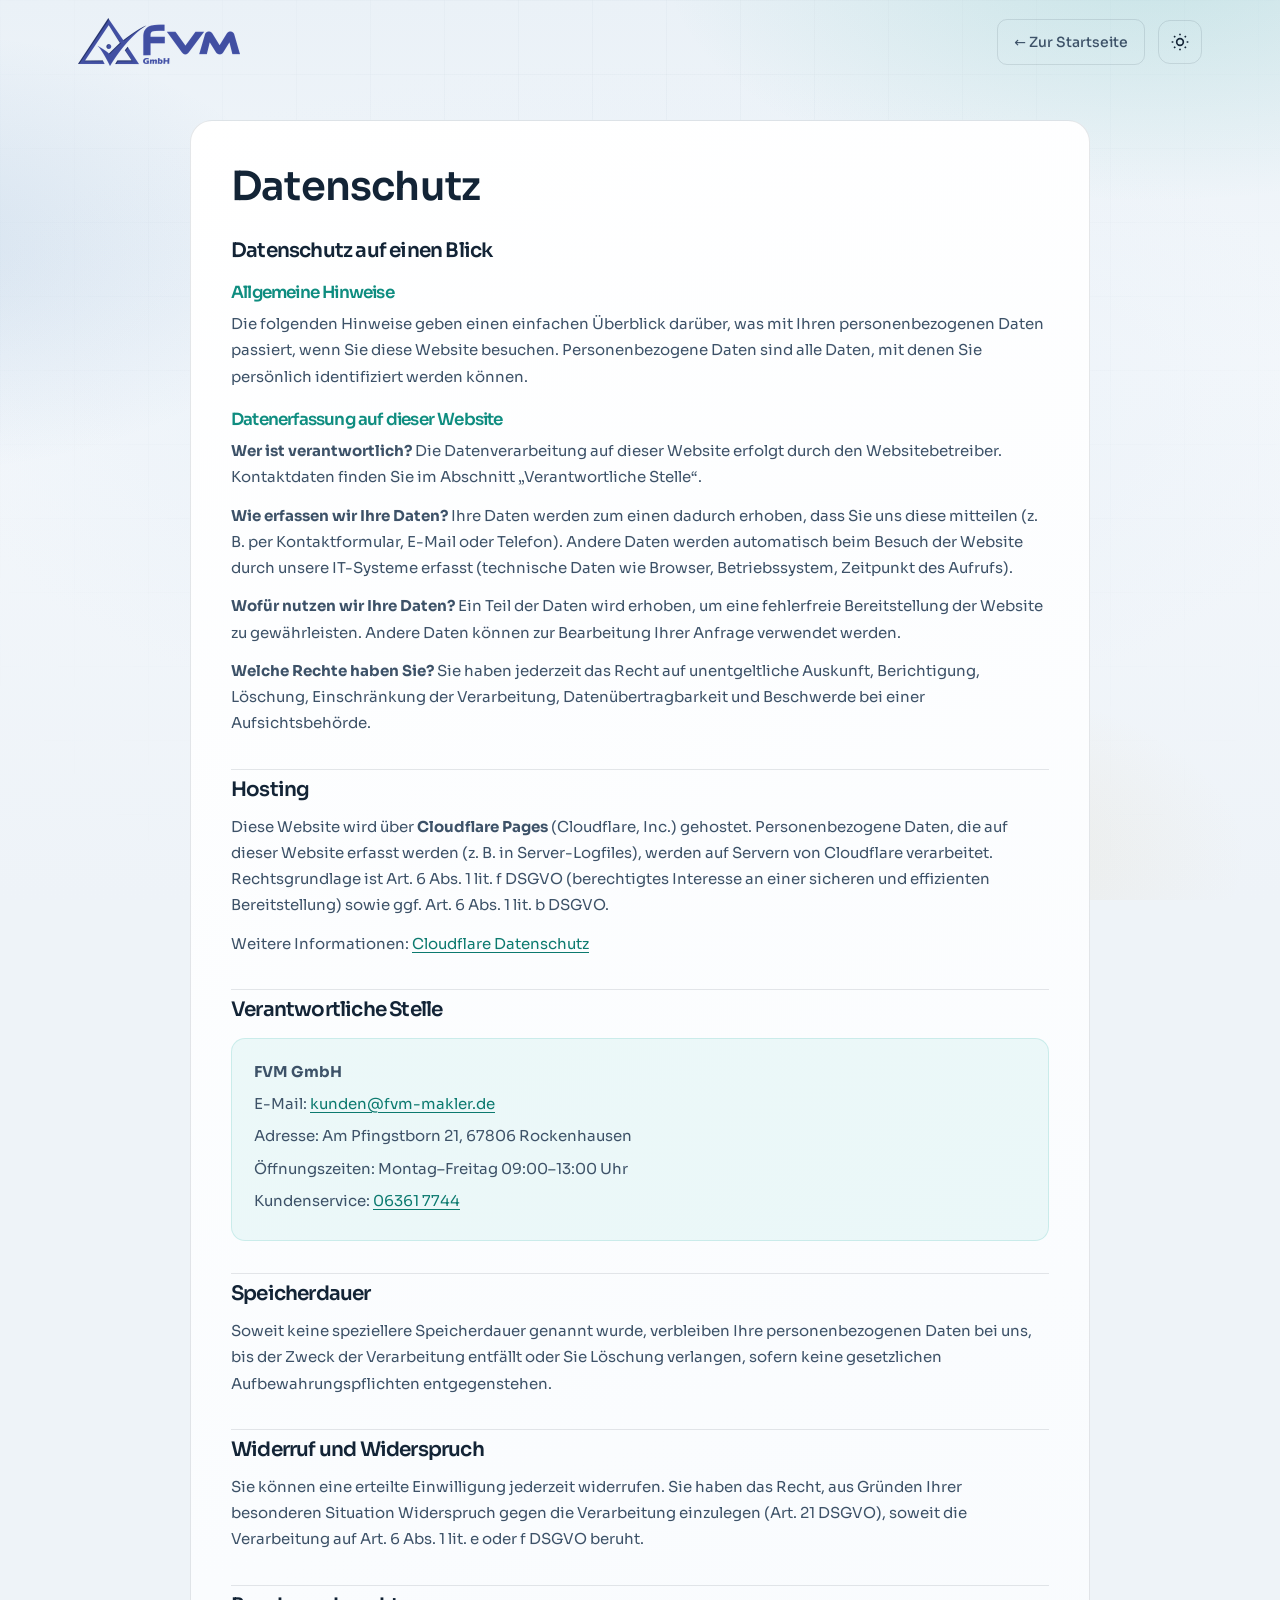
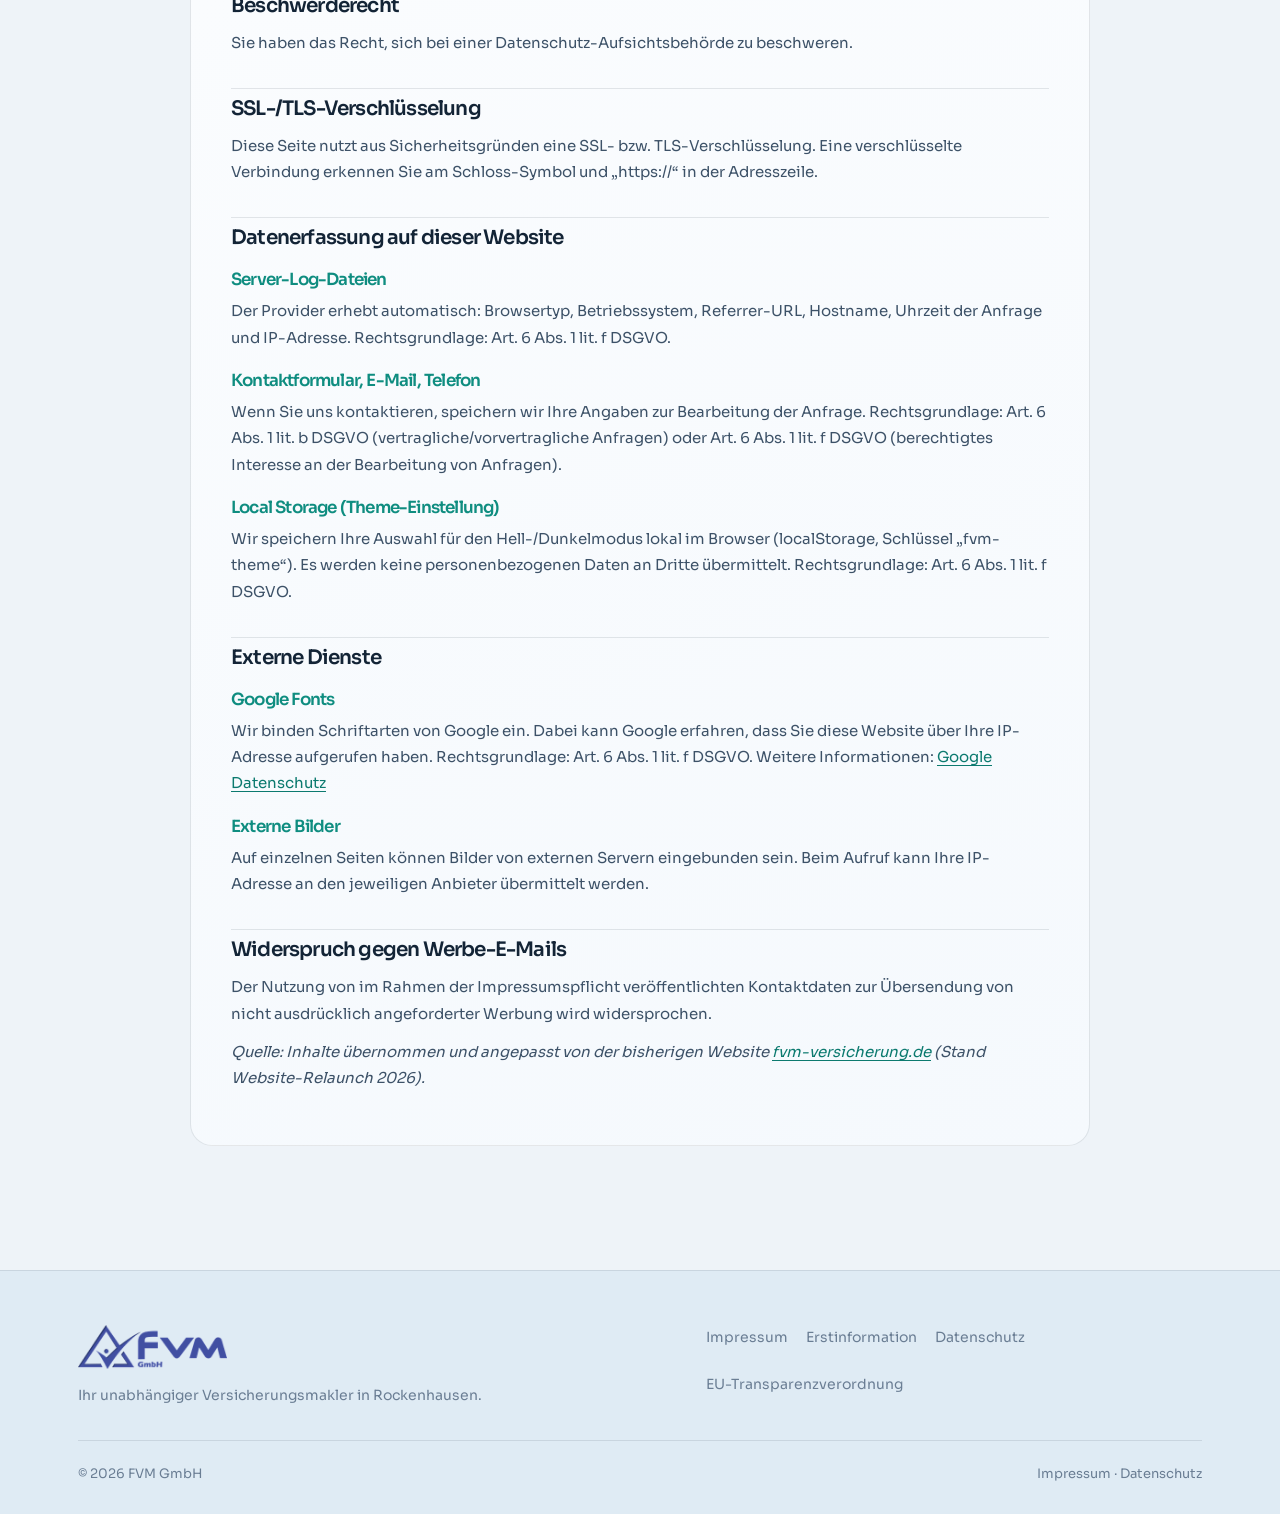
<file: datenschutz.html>
<!DOCTYPE html>
<html lang="de" data-theme="light">
<head>
<meta charset="UTF-8">
<meta name="viewport" content="width=device-width, initial-scale=1.0">
<title>Datenschutz – FVM GmbH</title>
<meta name="description" content="Datenschutzerklärung der FVM GmbH.">
<link rel="icon" href="assets/favicon.ico?v=3" sizes="any">
<link rel="icon" type="image/png" sizes="32x32" href="assets/favicon.png?v=3">
<link rel="icon" type="image/png" sizes="64x64" href="assets/favicon-64.png?v=3">
<link rel="apple-touch-icon" sizes="180x180" href="assets/apple-touch-icon.png?v=3">
<meta name="theme-color" content="#0a1a2f">
<link rel="preconnect" href="https://fonts.googleapis.com">
<link rel="preconnect" href="https://fonts.gstatic.com" crossorigin>
<link href="https://fonts.googleapis.com/css2?family=Sora:wght@400;500;600;700&display=swap" rel="stylesheet">
<link rel="stylesheet" href="assets/legal.css">
</head>
<body>
<div class="page-bg"></div>
<div class="page-grid"></div>
<header id="hdr">
  <div class="container nav">
    <a href="index.html" class="logo"><img src="assets/fvm-logo.png" alt="FVM GmbH" width="324" height="48"></a>
    <div class="nav-actions">
      <a href="index.html" class="back-home">← Zur Startseite</a>
      <button class="theme-toggle" onclick="toggleTheme()" aria-label="Farbmodus wechseln">
        <svg class="moon" viewBox="0 0 24 24" fill="none" stroke="currentColor" stroke-width="2"><path d="M21 12.8A9 9 0 1 1 11.2 3a7 7 0 0 0 9.8 9.8z"/></svg>
        <svg class="sun" viewBox="0 0 24 24" fill="none" stroke="currentColor" stroke-width="2"><circle cx="12" cy="12" r="4"/><path d="M12 2v2M12 20v2M4.9 4.9l1.4 1.4M17.7 17.7l1.4 1.4M2 12h2M20 12h2M4.9 19.1l1.4-1.4M17.7 6.3l1.4-1.4"/></svg>
      </button>
    </div>
  </div>
</header>
<main class="legal-main">
  <div class="container">
    <article class="legal-card">

<h1>Datenschutz</h1>
<h2>Datenschutz auf einen Blick</h2>
<h3>Allgemeine Hinweise</h3>
<p>Die folgenden Hinweise geben einen einfachen Überblick darüber, was mit Ihren personenbezogenen Daten passiert, wenn Sie diese Website besuchen. Personenbezogene Daten sind alle Daten, mit denen Sie persönlich identifiziert werden können.</p>
<h3>Datenerfassung auf dieser Website</h3>
<p><strong>Wer ist verantwortlich?</strong> Die Datenverarbeitung auf dieser Website erfolgt durch den Websitebetreiber. Kontaktdaten finden Sie im Abschnitt „Verantwortliche Stelle“.</p>
<p><strong>Wie erfassen wir Ihre Daten?</strong> Ihre Daten werden zum einen dadurch erhoben, dass Sie uns diese mitteilen (z. B. per Kontaktformular, E-Mail oder Telefon). Andere Daten werden automatisch beim Besuch der Website durch unsere IT-Systeme erfasst (technische Daten wie Browser, Betriebssystem, Zeitpunkt des Aufrufs).</p>
<p><strong>Wofür nutzen wir Ihre Daten?</strong> Ein Teil der Daten wird erhoben, um eine fehlerfreie Bereitstellung der Website zu gewährleisten. Andere Daten können zur Bearbeitung Ihrer Anfrage verwendet werden.</p>
<p><strong>Welche Rechte haben Sie?</strong> Sie haben jederzeit das Recht auf unentgeltliche Auskunft, Berichtigung, Löschung, Einschränkung der Verarbeitung, Datenübertragbarkeit und Beschwerde bei einer Aufsichtsbehörde.</p>
<h2>Hosting</h2>
<p>Diese Website wird über <strong>Cloudflare Pages</strong> (Cloudflare, Inc.) gehostet. Personenbezogene Daten, die auf dieser Website erfasst werden (z. B. in Server-Logfiles), werden auf Servern von Cloudflare verarbeitet. Rechtsgrundlage ist Art. 6 Abs. 1 lit. f DSGVO (berechtigtes Interesse an einer sicheren und effizienten Bereitstellung) sowie ggf. Art. 6 Abs. 1 lit. b DSGVO.</p>
<p>Weitere Informationen: <a href="https://www.cloudflare.com/privacypolicy/" target="_blank" rel="noopener">Cloudflare Datenschutz</a></p>
<h2>Verantwortliche Stelle</h2>

<div class="contact-block">
<p><strong>FVM GmbH</strong></p>
<p>E-Mail: <a href="mailto:kunden@fvm-makler.de">kunden@fvm-makler.de</a></p>
<p>Adresse: Am Pfingstborn 21, 67806 Rockenhausen</p>
<p>Öffnungszeiten: Montag–Freitag 09:00–13:00 Uhr</p>
<p>Kundenservice: <a href="tel:063617744">06361 7744</a></p>
</div>

<h2>Speicherdauer</h2>
<p>Soweit keine speziellere Speicherdauer genannt wurde, verbleiben Ihre personenbezogenen Daten bei uns, bis der Zweck der Verarbeitung entfällt oder Sie Löschung verlangen, sofern keine gesetzlichen Aufbewahrungspflichten entgegenstehen.</p>
<h2>Widerruf und Widerspruch</h2>
<p>Sie können eine erteilte Einwilligung jederzeit widerrufen. Sie haben das Recht, aus Gründen Ihrer besonderen Situation Widerspruch gegen die Verarbeitung einzulegen (Art. 21 DSGVO), soweit die Verarbeitung auf Art. 6 Abs. 1 lit. e oder f DSGVO beruht.</p>
<h2>Beschwerderecht</h2>
<p>Sie haben das Recht, sich bei einer Datenschutz-Aufsichtsbehörde zu beschweren.</p>
<h2>SSL-/TLS-Verschlüsselung</h2>
<p>Diese Seite nutzt aus Sicherheitsgründen eine SSL- bzw. TLS-Verschlüsselung. Eine verschlüsselte Verbindung erkennen Sie am Schloss-Symbol und „https://“ in der Adresszeile.</p>
<h2>Datenerfassung auf dieser Website</h2>
<h3>Server-Log-Dateien</h3>
<p>Der Provider erhebt automatisch: Browsertyp, Betriebssystem, Referrer-URL, Hostname, Uhrzeit der Anfrage und IP-Adresse. Rechtsgrundlage: Art. 6 Abs. 1 lit. f DSGVO.</p>
<h3>Kontaktformular, E-Mail, Telefon</h3>
<p>Wenn Sie uns kontaktieren, speichern wir Ihre Angaben zur Bearbeitung der Anfrage. Rechtsgrundlage: Art. 6 Abs. 1 lit. b DSGVO (vertragliche/vorvertragliche Anfragen) oder Art. 6 Abs. 1 lit. f DSGVO (berechtigtes Interesse an der Bearbeitung von Anfragen).</p>
<h3>Local Storage (Theme-Einstellung)</h3>
<p>Wir speichern Ihre Auswahl für den Hell-/Dunkelmodus lokal im Browser (localStorage, Schlüssel „fvm-theme“). Es werden keine personenbezogenen Daten an Dritte übermittelt. Rechtsgrundlage: Art. 6 Abs. 1 lit. f DSGVO.</p>
<h2>Externe Dienste</h2>
<h3>Google Fonts</h3>
<p>Wir binden Schriftarten von Google ein. Dabei kann Google erfahren, dass Sie diese Website über Ihre IP-Adresse aufgerufen haben. Rechtsgrundlage: Art. 6 Abs. 1 lit. f DSGVO. Weitere Informationen: <a href="https://policies.google.com/privacy" target="_blank" rel="noopener">Google Datenschutz</a></p>
<h3>Externe Bilder</h3>
<p>Auf einzelnen Seiten können Bilder von externen Servern eingebunden sein. Beim Aufruf kann Ihre IP-Adresse an den jeweiligen Anbieter übermittelt werden.</p>
<h2>Widerspruch gegen Werbe-E-Mails</h2>
<p>Der Nutzung von im Rahmen der Impressumspflicht veröffentlichten Kontaktdaten zur Übersendung von nicht ausdrücklich angeforderter Werbung wird widersprochen.</p>
<p><em>Quelle: Inhalte übernommen und angepasst von der bisherigen Website <a href="https://fvm-versicherung.de/datenschutz/">fvm-versicherung.de</a> (Stand Website-Relaunch 2026).</em></p>

    </article>
  </div>
</main>
<footer>
  <div class="container">
    <div class="foot-grid">
      <div>
        <a href="index.html" class="logo"><img src="assets/fvm-logo.png" alt="FVM GmbH" width="297" height="44"></a>
        <p>Ihr unabhängiger Versicherungsmakler in Rockenhausen.</p>
      </div>
      <nav class="legal-links" aria-label="Rechtliches">
        <a href="impressum.html">Impressum</a>
        <a href="erstinformation.html">Erstinformation</a>
        <a href="datenschutz.html">Datenschutz</a>
        <a href="eu-transparenzverordnung.html">EU-Transparenzverordnung</a>
      </nav>
    </div>
    <div class="foot-bottom">
      <span>© 2026 FVM GmbH</span>
      <span><a href="impressum.html">Impressum</a> · <a href="datenschutz.html">Datenschutz</a></span>
    </div>
  </div>
</footer>
<script src="assets/site.js"></script>
</body>
</html>
</file>
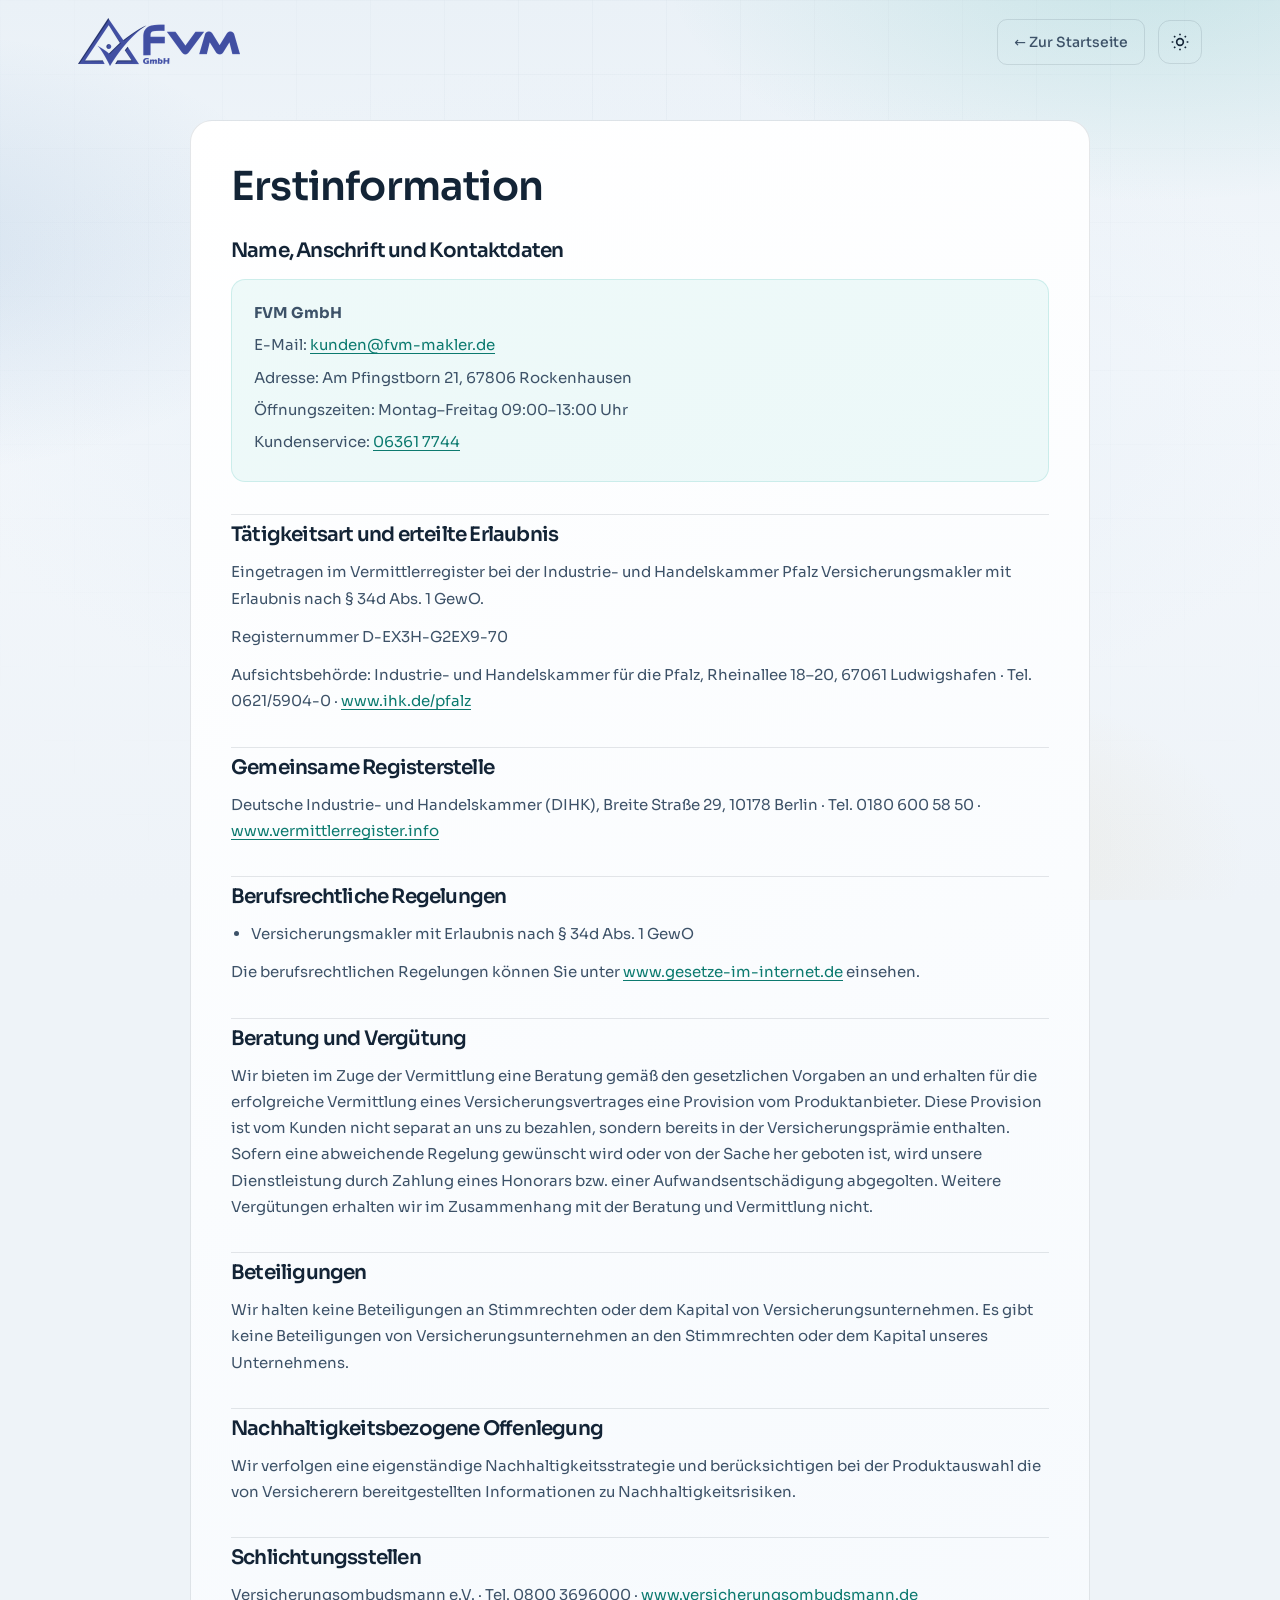
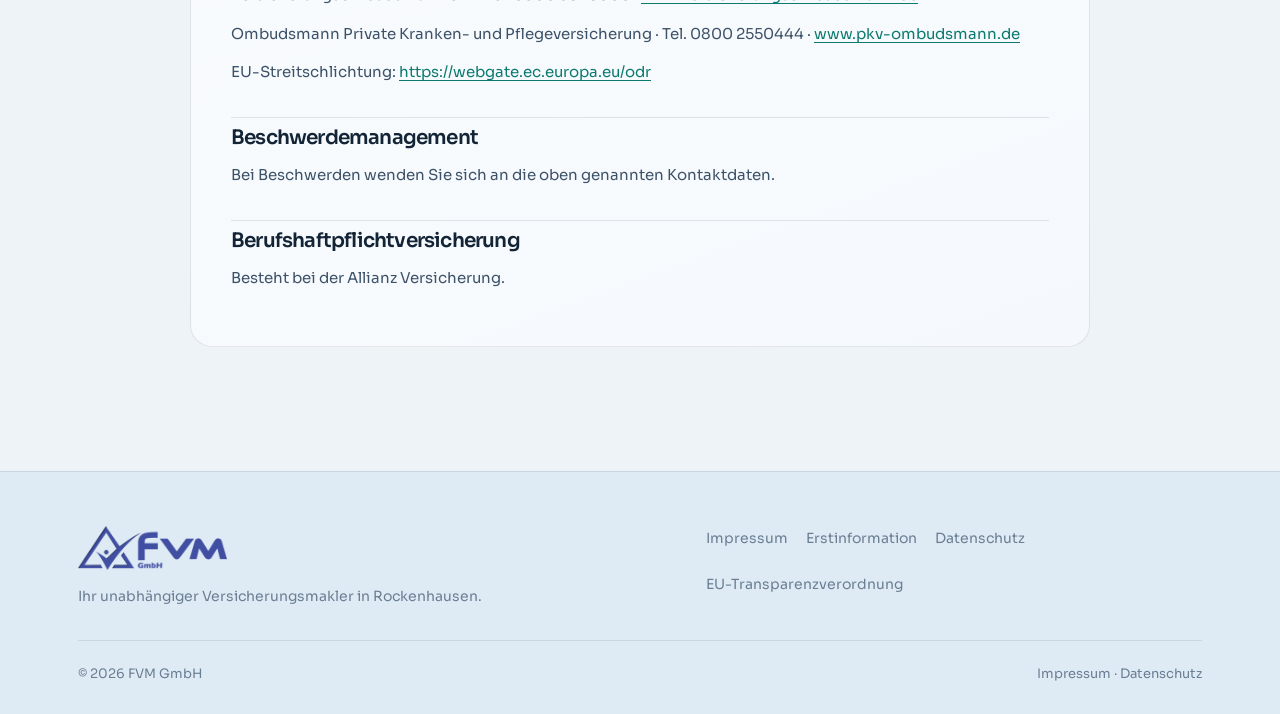
<file: erstinformation.html>
<!DOCTYPE html>
<html lang="de" data-theme="light">
<head>
<meta charset="UTF-8">
<meta name="viewport" content="width=device-width, initial-scale=1.0">
<title>Erstinformation – FVM GmbH</title>
<meta name="description" content="Erstinformation gemäß § 15 VersVermV – FVM GmbH.">
<link rel="icon" href="assets/favicon.ico?v=3" sizes="any">
<link rel="icon" type="image/png" sizes="32x32" href="assets/favicon.png?v=3">
<link rel="icon" type="image/png" sizes="64x64" href="assets/favicon-64.png?v=3">
<link rel="apple-touch-icon" sizes="180x180" href="assets/apple-touch-icon.png?v=3">
<meta name="theme-color" content="#0a1a2f">
<link rel="preconnect" href="https://fonts.googleapis.com">
<link rel="preconnect" href="https://fonts.gstatic.com" crossorigin>
<link href="https://fonts.googleapis.com/css2?family=Sora:wght@400;500;600;700&display=swap" rel="stylesheet">
<link rel="stylesheet" href="assets/legal.css">
</head>
<body>
<div class="page-bg"></div>
<div class="page-grid"></div>
<header id="hdr">
  <div class="container nav">
    <a href="index.html" class="logo"><img src="assets/fvm-logo.png" alt="FVM GmbH" width="324" height="48"></a>
    <div class="nav-actions">
      <a href="index.html" class="back-home">← Zur Startseite</a>
      <button class="theme-toggle" onclick="toggleTheme()" aria-label="Farbmodus wechseln">
        <svg class="moon" viewBox="0 0 24 24" fill="none" stroke="currentColor" stroke-width="2"><path d="M21 12.8A9 9 0 1 1 11.2 3a7 7 0 0 0 9.8 9.8z"/></svg>
        <svg class="sun" viewBox="0 0 24 24" fill="none" stroke="currentColor" stroke-width="2"><circle cx="12" cy="12" r="4"/><path d="M12 2v2M12 20v2M4.9 4.9l1.4 1.4M17.7 17.7l1.4 1.4M2 12h2M20 12h2M4.9 19.1l1.4-1.4M17.7 6.3l1.4-1.4"/></svg>
      </button>
    </div>
  </div>
</header>
<main class="legal-main">
  <div class="container">
    <article class="legal-card">

<h1>Erstinformation</h1>
<h2>Name, Anschrift und Kontaktdaten</h2>

<div class="contact-block">
<p><strong>FVM GmbH</strong></p>
<p>E-Mail: <a href="mailto:kunden@fvm-makler.de">kunden@fvm-makler.de</a></p>
<p>Adresse: Am Pfingstborn 21, 67806 Rockenhausen</p>
<p>Öffnungszeiten: Montag–Freitag 09:00–13:00 Uhr</p>
<p>Kundenservice: <a href="tel:063617744">06361 7744</a></p>
</div>

<h2>Tätigkeitsart und erteilte Erlaubnis</h2>
<p>Eingetragen im Vermittlerregister bei der Industrie- und Handelskammer Pfalz Versicherungsmakler mit Erlaubnis nach § 34d Abs. 1 GewO.</p>
<p>Registernummer D-EX3H-G2EX9-70</p>
<p>Aufsichtsbehörde: Industrie- und Handelskammer für die Pfalz, Rheinallee 18–20, 67061 Ludwigshafen · Tel. 0621/5904-0 · <a href="https://www.ihk.de/pfalz" target="_blank" rel="noopener">www.ihk.de/pfalz</a></p>
<h2>Gemeinsame Registerstelle</h2>
<p>Deutsche Industrie- und Handelskammer (DIHK), Breite Straße 29, 10178 Berlin · Tel. 0180 600 58 50 · <a href="https://www.vermittlerregister.info" target="_blank" rel="noopener">www.vermittlerregister.info</a></p>
<h2>Berufsrechtliche Regelungen</h2>
<ul><li>Versicherungsmakler mit Erlaubnis nach § 34d Abs. 1 GewO</li></ul>
<p>Die berufsrechtlichen Regelungen können Sie unter <a href="https://www.gesetze-im-internet.de" target="_blank" rel="noopener">www.gesetze-im-internet.de</a> einsehen.</p>
<h2>Beratung und Vergütung</h2>
<p>Wir bieten im Zuge der Vermittlung eine Beratung gemäß den gesetzlichen Vorgaben an und erhalten für die erfolgreiche Vermittlung eines Versicherungsvertrages eine Provision vom Produktanbieter. Diese Provision ist vom Kunden nicht separat an uns zu bezahlen, sondern bereits in der Versicherungsprämie enthalten. Sofern eine abweichende Regelung gewünscht wird oder von der Sache her geboten ist, wird unsere Dienstleistung durch Zahlung eines Honorars bzw. einer Aufwandsentschädigung abgegolten. Weitere Vergütungen erhalten wir im Zusammenhang mit der Beratung und Vermittlung nicht.</p>
<h2>Beteiligungen</h2>
<p>Wir halten keine Beteiligungen an Stimmrechten oder dem Kapital von Versicherungsunternehmen. Es gibt keine Beteiligungen von Versicherungsunternehmen an den Stimmrechten oder dem Kapital unseres Unternehmens.</p>
<h2>Nachhaltigkeitsbezogene Offenlegung</h2>
<p>Wir verfolgen eine eigenständige Nachhaltigkeitsstrategie und berücksichtigen bei der Produktauswahl die von Versicherern bereitgestellten Informationen zu Nachhaltigkeitsrisiken.</p>
<h2>Schlichtungsstellen</h2>
<p>Versicherungsombudsmann e.V. · Tel. 0800 3696000 · <a href="https://www.versicherungsombudsmann.de" target="_blank" rel="noopener">www.versicherungsombudsmann.de</a></p>
<p>Ombudsmann Private Kranken- und Pflegeversicherung · Tel. 0800 2550444 · <a href="https://www.pkv-ombudsmann.de" target="_blank" rel="noopener">www.pkv-ombudsmann.de</a></p>
<p>EU-Streitschlichtung: <a href="https://webgate.ec.europa.eu/odr" target="_blank" rel="noopener">https://webgate.ec.europa.eu/odr</a></p>
<h2>Beschwerdemanagement</h2>
<p>Bei Beschwerden wenden Sie sich an die oben genannten Kontaktdaten.</p>
<h2>Berufshaftpflichtversicherung</h2>
<p>Besteht bei der Allianz Versicherung.</p>

    </article>
  </div>
</main>
<footer>
  <div class="container">
    <div class="foot-grid">
      <div>
        <a href="index.html" class="logo"><img src="assets/fvm-logo.png" alt="FVM GmbH" width="297" height="44"></a>
        <p>Ihr unabhängiger Versicherungsmakler in Rockenhausen.</p>
      </div>
      <nav class="legal-links" aria-label="Rechtliches">
        <a href="impressum.html">Impressum</a>
        <a href="erstinformation.html">Erstinformation</a>
        <a href="datenschutz.html">Datenschutz</a>
        <a href="eu-transparenzverordnung.html">EU-Transparenzverordnung</a>
      </nav>
    </div>
    <div class="foot-bottom">
      <span>© 2026 FVM GmbH</span>
      <span><a href="impressum.html">Impressum</a> · <a href="datenschutz.html">Datenschutz</a></span>
    </div>
  </div>
</footer>
<script src="assets/site.js"></script>
</body>
</html>
</file>
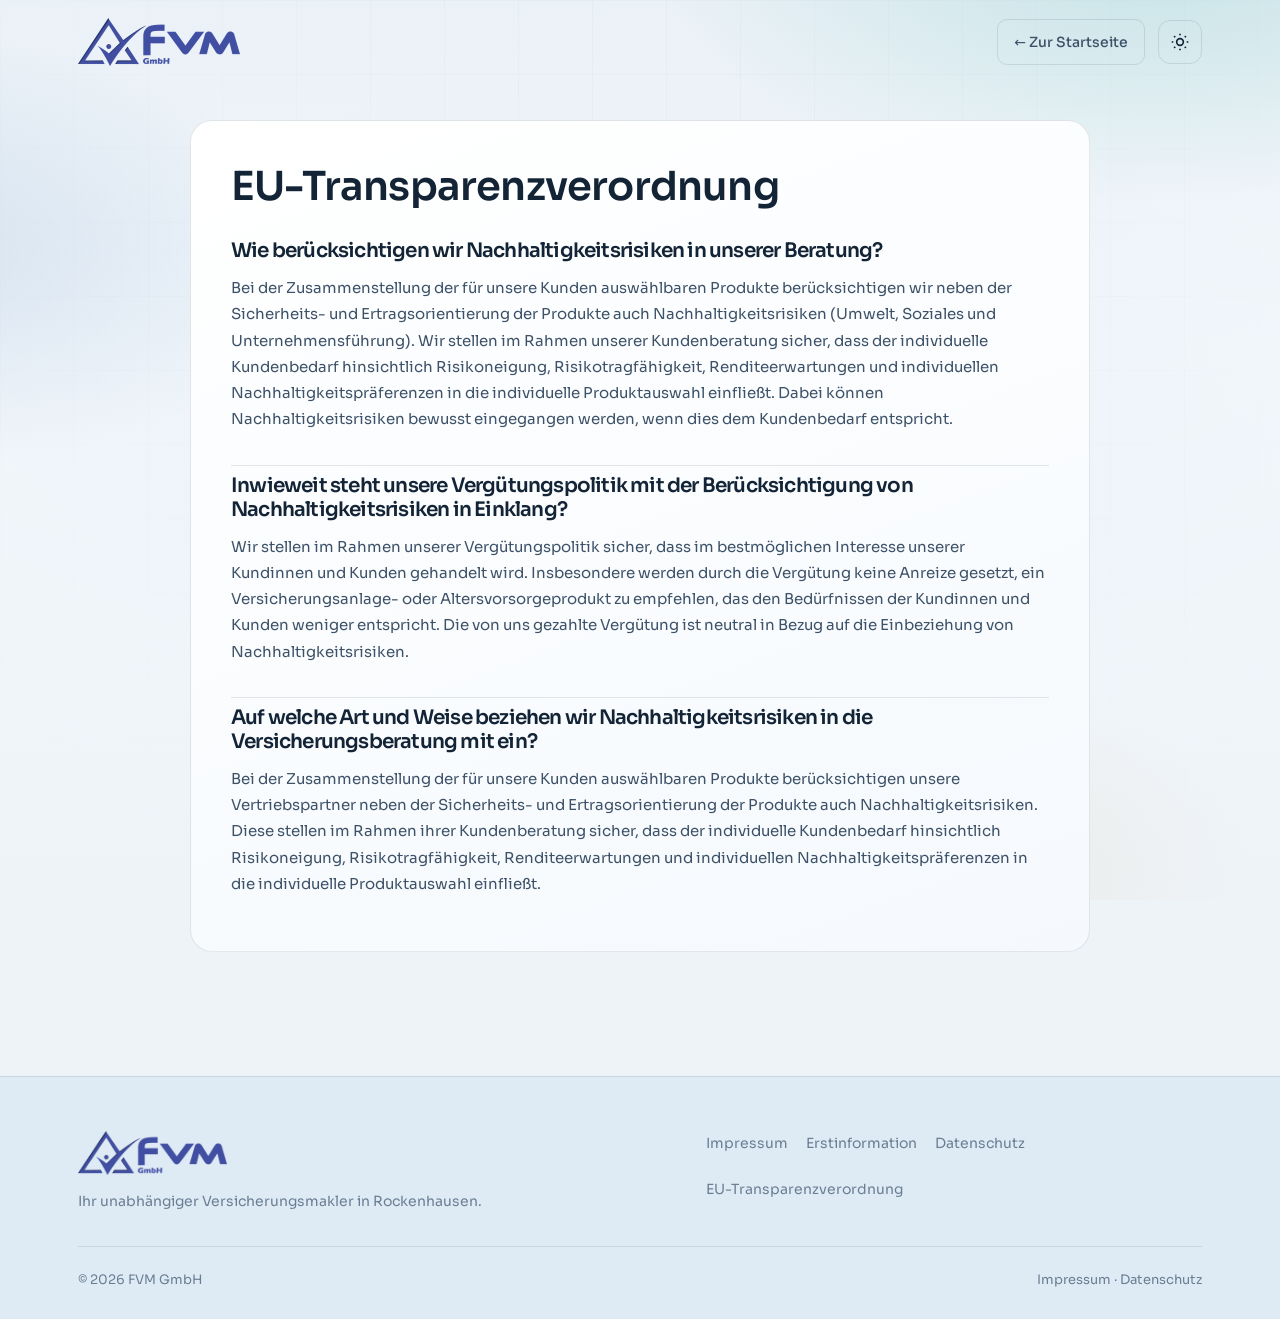
<file: eu-transparenzverordnung.html>
<!DOCTYPE html>
<html lang="de" data-theme="light">
<head>
<meta charset="UTF-8">
<meta name="viewport" content="width=device-width, initial-scale=1.0">
<title>EU-Transparenzverordnung – FVM GmbH</title>
<meta name="description" content="EU-Transparenzverordnung – FVM GmbH.">
<link rel="icon" href="assets/favicon.ico?v=3" sizes="any">
<link rel="icon" type="image/png" sizes="32x32" href="assets/favicon.png?v=3">
<link rel="icon" type="image/png" sizes="64x64" href="assets/favicon-64.png?v=3">
<link rel="apple-touch-icon" sizes="180x180" href="assets/apple-touch-icon.png?v=3">
<meta name="theme-color" content="#0a1a2f">
<link rel="preconnect" href="https://fonts.googleapis.com">
<link rel="preconnect" href="https://fonts.gstatic.com" crossorigin>
<link href="https://fonts.googleapis.com/css2?family=Sora:wght@400;500;600;700&display=swap" rel="stylesheet">
<link rel="stylesheet" href="assets/legal.css">
</head>
<body>
<div class="page-bg"></div>
<div class="page-grid"></div>
<header id="hdr">
  <div class="container nav">
    <a href="index.html" class="logo"><img src="assets/fvm-logo.png" alt="FVM GmbH" width="324" height="48"></a>
    <div class="nav-actions">
      <a href="index.html" class="back-home">← Zur Startseite</a>
      <button class="theme-toggle" onclick="toggleTheme()" aria-label="Farbmodus wechseln">
        <svg class="moon" viewBox="0 0 24 24" fill="none" stroke="currentColor" stroke-width="2"><path d="M21 12.8A9 9 0 1 1 11.2 3a7 7 0 0 0 9.8 9.8z"/></svg>
        <svg class="sun" viewBox="0 0 24 24" fill="none" stroke="currentColor" stroke-width="2"><circle cx="12" cy="12" r="4"/><path d="M12 2v2M12 20v2M4.9 4.9l1.4 1.4M17.7 17.7l1.4 1.4M2 12h2M20 12h2M4.9 19.1l1.4-1.4M17.7 6.3l1.4-1.4"/></svg>
      </button>
    </div>
  </div>
</header>
<main class="legal-main">
  <div class="container">
    <article class="legal-card">

<h1>EU-Transparenzverordnung</h1>
<h2>Wie berücksichtigen wir Nachhaltigkeitsrisiken in unserer Beratung?</h2>
<p>Bei der Zusammenstellung der für unsere Kunden auswählbaren Produkte berücksichtigen wir neben der Sicherheits- und Ertragsorientierung der Produkte auch Nachhaltigkeitsrisiken (Umwelt, Soziales und Unternehmensführung). Wir stellen im Rahmen unserer Kundenberatung sicher, dass der individuelle Kundenbedarf hinsichtlich Risikoneigung, Risikotragfähigkeit, Renditeerwartungen und individuellen Nachhaltigkeitspräferenzen in die individuelle Produktauswahl einfließt. Dabei können Nachhaltigkeitsrisiken bewusst eingegangen werden, wenn dies dem Kundenbedarf entspricht.</p>
<h2>Inwieweit steht unsere Vergütungspolitik mit der Berücksichtigung von Nachhaltigkeitsrisiken in Einklang?</h2>
<p>Wir stellen im Rahmen unserer Vergütungspolitik sicher, dass im bestmöglichen Interesse unserer Kundinnen und Kunden gehandelt wird. Insbesondere werden durch die Vergütung keine Anreize gesetzt, ein Versicherungsanlage- oder Altersvorsorgeprodukt zu empfehlen, das den Bedürfnissen der Kundinnen und Kunden weniger entspricht. Die von uns gezahlte Vergütung ist neutral in Bezug auf die Einbeziehung von Nachhaltigkeitsrisiken.</p>
<h2>Auf welche Art und Weise beziehen wir Nachhaltigkeitsrisiken in die Versicherungsberatung mit ein?</h2>
<p>Bei der Zusammenstellung der für unsere Kunden auswählbaren Produkte berücksichtigen unsere Vertriebspartner neben der Sicherheits- und Ertragsorientierung der Produkte auch Nachhaltigkeitsrisiken. Diese stellen im Rahmen ihrer Kundenberatung sicher, dass der individuelle Kundenbedarf hinsichtlich Risikoneigung, Risikotragfähigkeit, Renditeerwartungen und individuellen Nachhaltigkeitspräferenzen in die individuelle Produktauswahl einfließt.</p>

    </article>
  </div>
</main>
<footer>
  <div class="container">
    <div class="foot-grid">
      <div>
        <a href="index.html" class="logo"><img src="assets/fvm-logo.png" alt="FVM GmbH" width="297" height="44"></a>
        <p>Ihr unabhängiger Versicherungsmakler in Rockenhausen.</p>
      </div>
      <nav class="legal-links" aria-label="Rechtliches">
        <a href="impressum.html">Impressum</a>
        <a href="erstinformation.html">Erstinformation</a>
        <a href="datenschutz.html">Datenschutz</a>
        <a href="eu-transparenzverordnung.html">EU-Transparenzverordnung</a>
      </nav>
    </div>
    <div class="foot-bottom">
      <span>© 2026 FVM GmbH</span>
      <span><a href="impressum.html">Impressum</a> · <a href="datenschutz.html">Datenschutz</a></span>
    </div>
  </div>
</footer>
<script src="assets/site.js"></script>
</body>
</html>
</file>
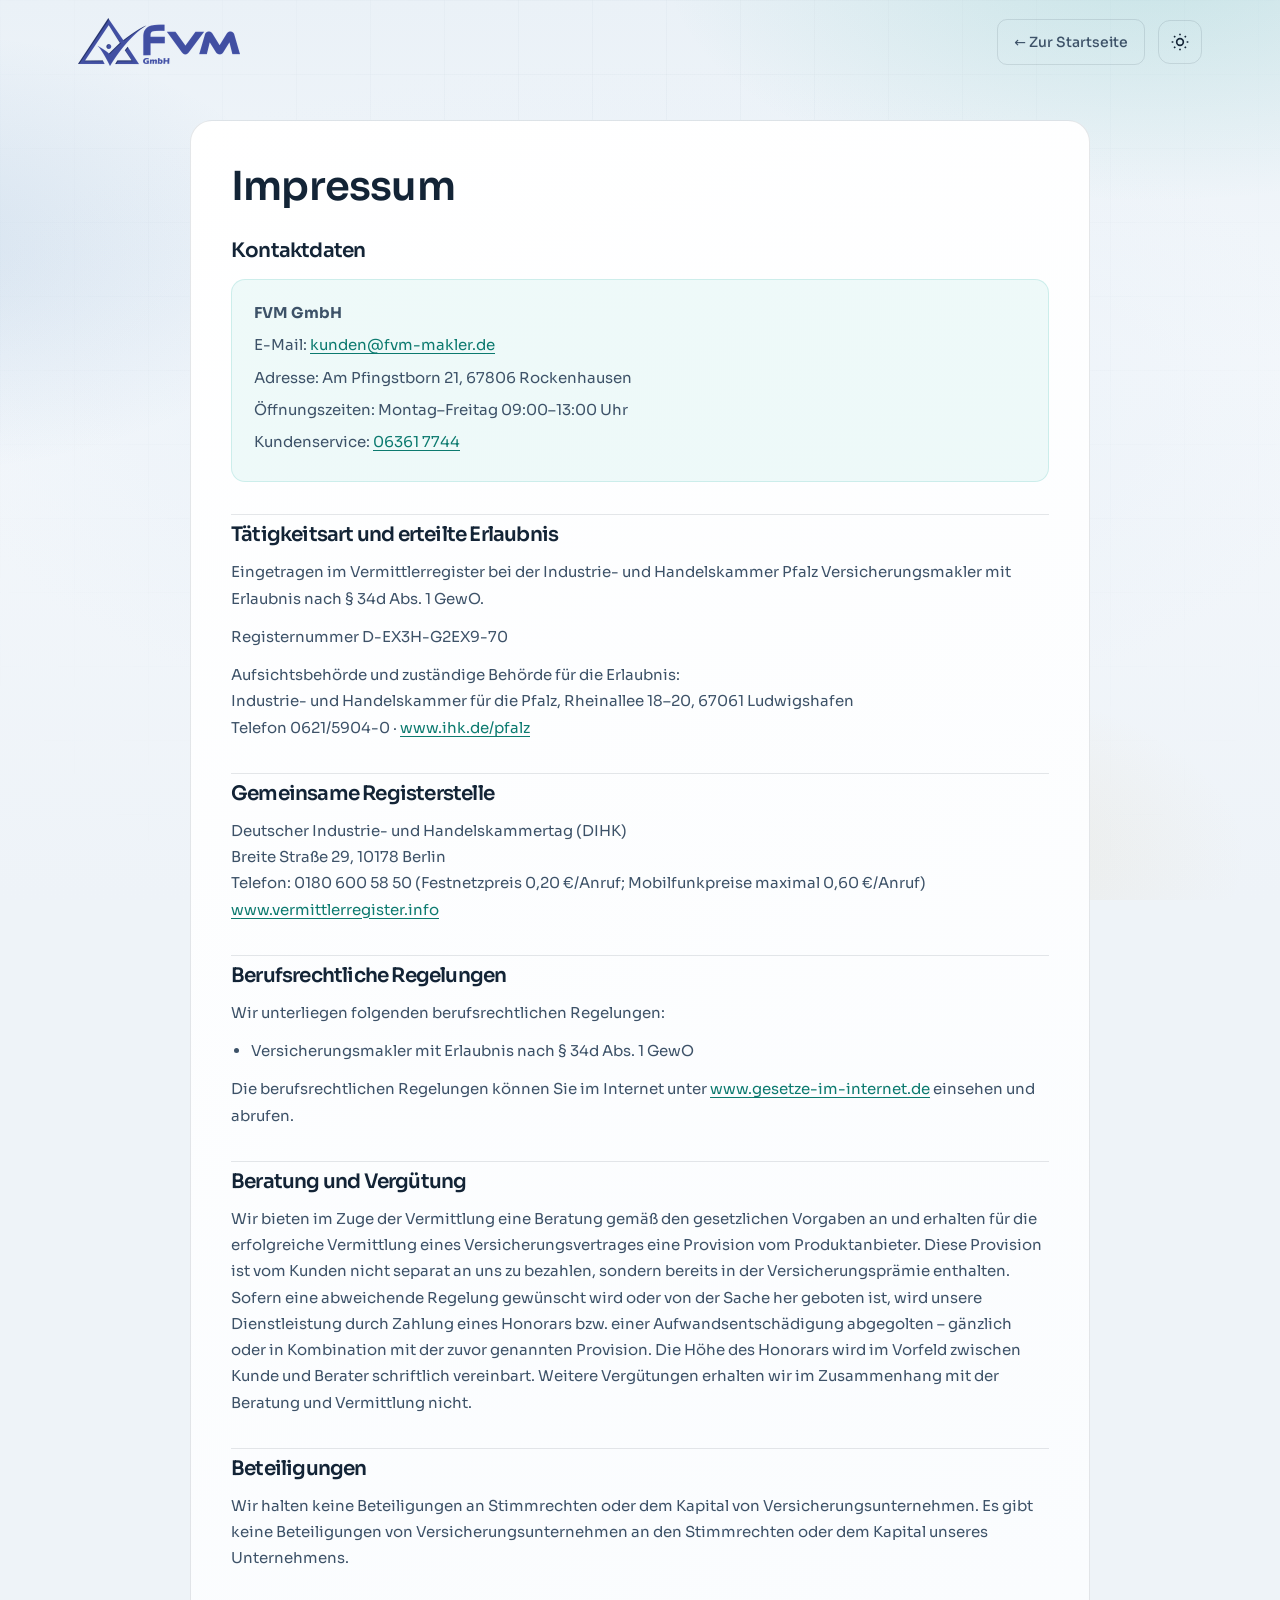
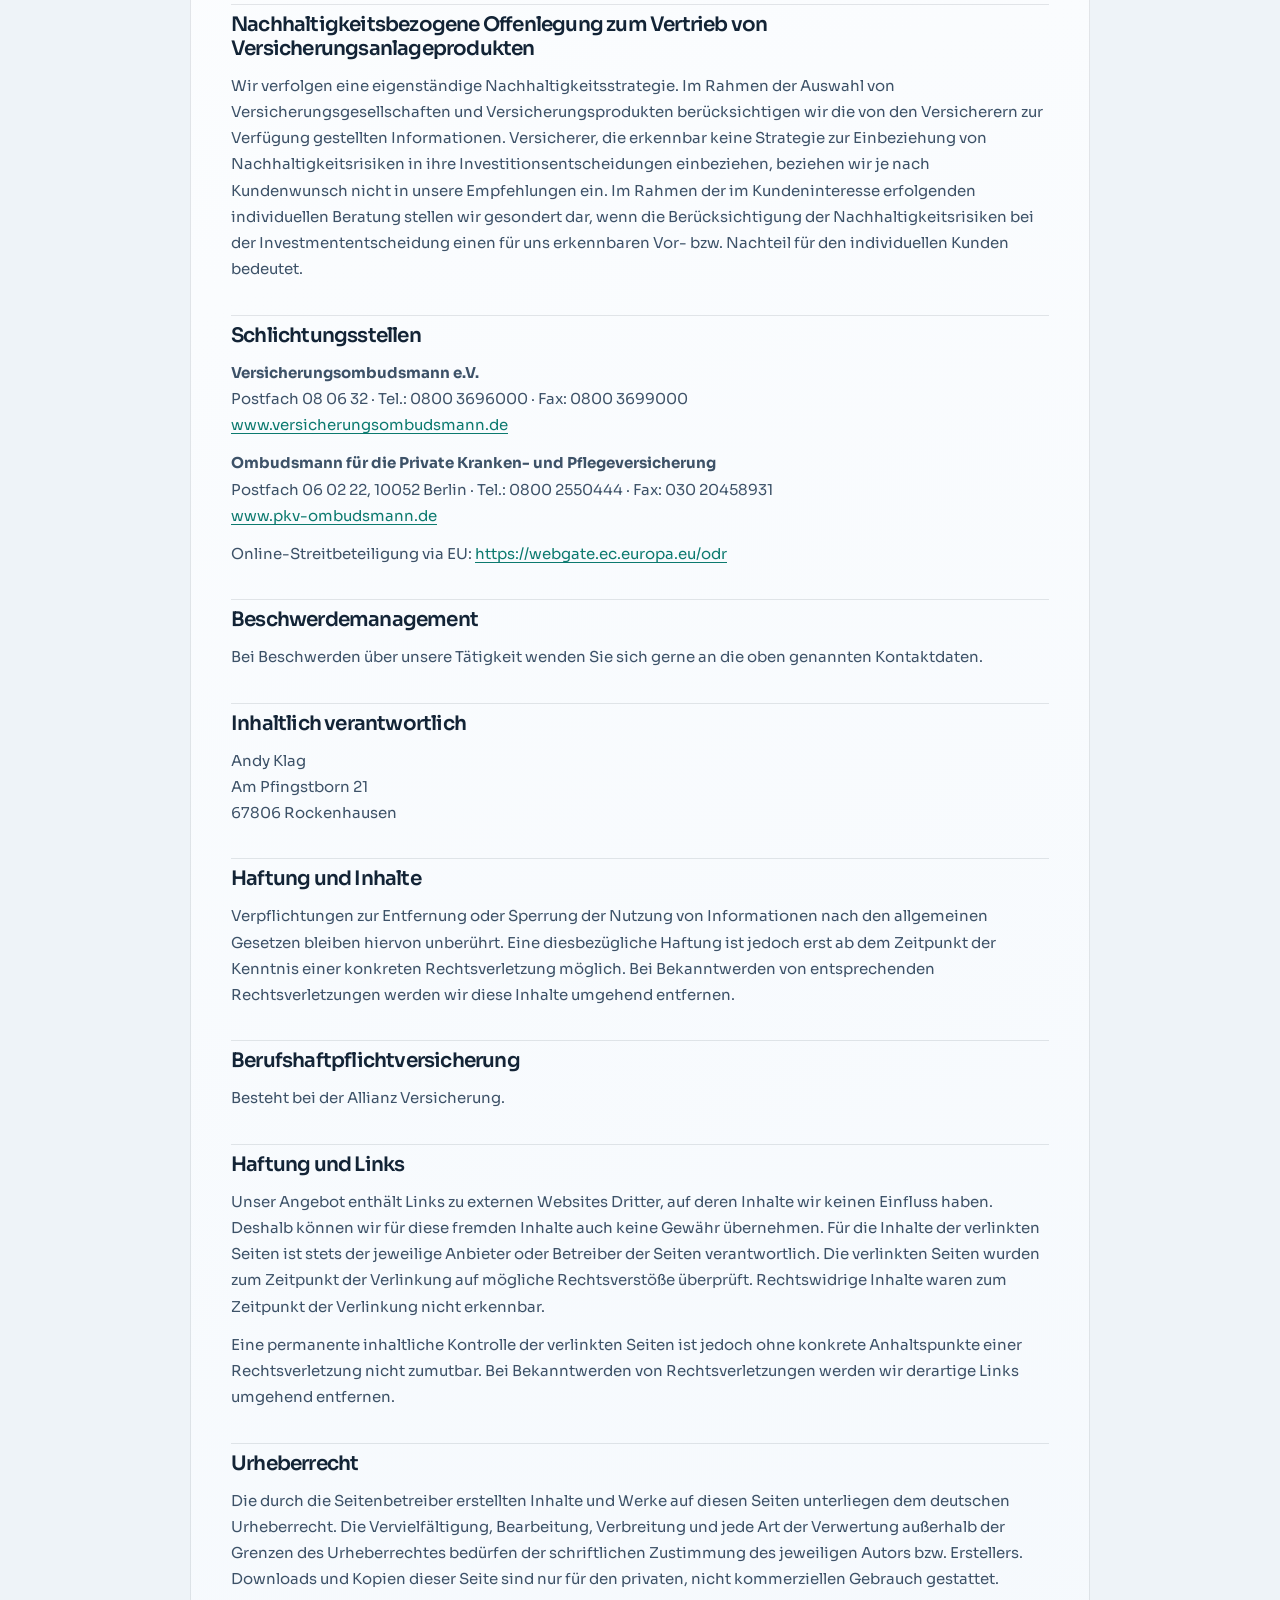
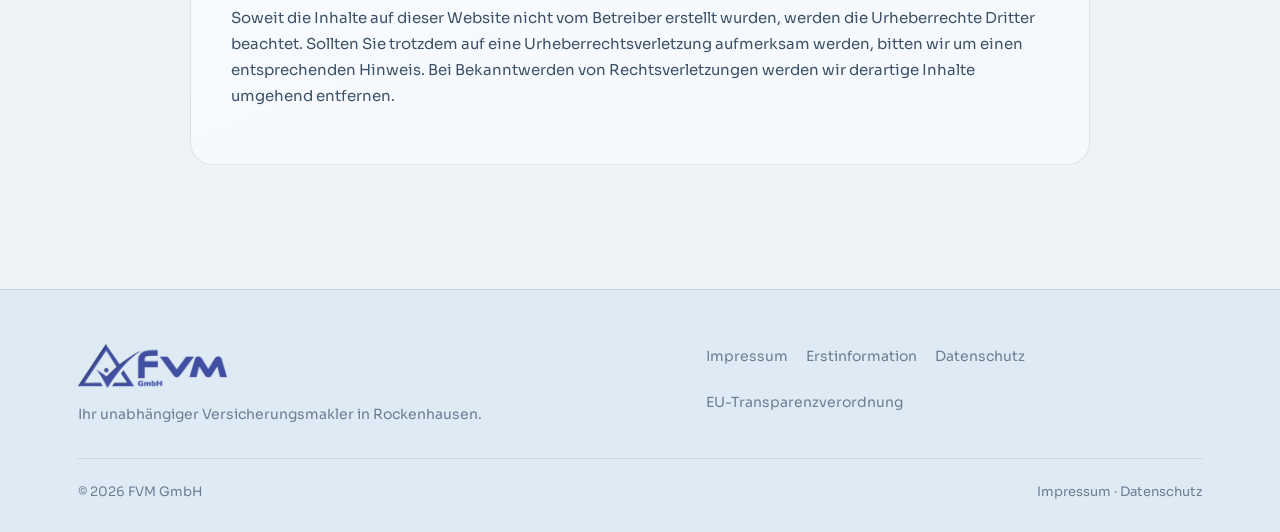
<file: impressum.html>
<!DOCTYPE html>
<html lang="de" data-theme="light">
<head>
<meta charset="UTF-8">
<meta name="viewport" content="width=device-width, initial-scale=1.0">
<title>Impressum – FVM GmbH</title>
<meta name="description" content="Impressum der FVM GmbH – Versicherungsmakler Rockenhausen.">
<link rel="icon" href="assets/favicon.ico?v=3" sizes="any">
<link rel="icon" type="image/png" sizes="32x32" href="assets/favicon.png?v=3">
<link rel="icon" type="image/png" sizes="64x64" href="assets/favicon-64.png?v=3">
<link rel="apple-touch-icon" sizes="180x180" href="assets/apple-touch-icon.png?v=3">
<meta name="theme-color" content="#0a1a2f">
<link rel="preconnect" href="https://fonts.googleapis.com">
<link rel="preconnect" href="https://fonts.gstatic.com" crossorigin>
<link href="https://fonts.googleapis.com/css2?family=Sora:wght@400;500;600;700&display=swap" rel="stylesheet">
<link rel="stylesheet" href="assets/legal.css">
</head>
<body>
<div class="page-bg"></div>
<div class="page-grid"></div>
<header id="hdr">
  <div class="container nav">
    <a href="index.html" class="logo"><img src="assets/fvm-logo.png" alt="FVM GmbH" width="324" height="48"></a>
    <div class="nav-actions">
      <a href="index.html" class="back-home">← Zur Startseite</a>
      <button class="theme-toggle" onclick="toggleTheme()" aria-label="Farbmodus wechseln">
        <svg class="moon" viewBox="0 0 24 24" fill="none" stroke="currentColor" stroke-width="2"><path d="M21 12.8A9 9 0 1 1 11.2 3a7 7 0 0 0 9.8 9.8z"/></svg>
        <svg class="sun" viewBox="0 0 24 24" fill="none" stroke="currentColor" stroke-width="2"><circle cx="12" cy="12" r="4"/><path d="M12 2v2M12 20v2M4.9 4.9l1.4 1.4M17.7 17.7l1.4 1.4M2 12h2M20 12h2M4.9 19.1l1.4-1.4M17.7 6.3l1.4-1.4"/></svg>
      </button>
    </div>
  </div>
</header>
<main class="legal-main">
  <div class="container">
    <article class="legal-card">

<h1>Impressum</h1>
<h2>Kontaktdaten</h2>

<div class="contact-block">
<p><strong>FVM GmbH</strong></p>
<p>E-Mail: <a href="mailto:kunden@fvm-makler.de">kunden@fvm-makler.de</a></p>
<p>Adresse: Am Pfingstborn 21, 67806 Rockenhausen</p>
<p>Öffnungszeiten: Montag–Freitag 09:00–13:00 Uhr</p>
<p>Kundenservice: <a href="tel:063617744">06361 7744</a></p>
</div>

<h2>Tätigkeitsart und erteilte Erlaubnis</h2>
<p>Eingetragen im Vermittlerregister bei der Industrie- und Handelskammer Pfalz Versicherungsmakler mit Erlaubnis nach § 34d Abs. 1 GewO.</p>
<p>Registernummer D-EX3H-G2EX9-70</p>
<p>Aufsichtsbehörde und zuständige Behörde für die Erlaubnis:<br>
Industrie- und Handelskammer für die Pfalz, Rheinallee 18–20, 67061 Ludwigshafen<br>
Telefon 0621/5904-0 · <a href="https://www.ihk.de/pfalz" target="_blank" rel="noopener">www.ihk.de/pfalz</a></p>
<h2>Gemeinsame Registerstelle</h2>
<p>Deutscher Industrie- und Handelskammertag (DIHK)<br>
Breite Straße 29, 10178 Berlin<br>
Telefon: 0180 600 58 50 (Festnetzpreis 0,20 €/Anruf; Mobilfunkpreise maximal 0,60 €/Anruf)<br>
<a href="https://www.vermittlerregister.info" target="_blank" rel="noopener">www.vermittlerregister.info</a></p>
<h2>Berufsrechtliche Regelungen</h2>
<p>Wir unterliegen folgenden berufsrechtlichen Regelungen:</p>
<ul><li>Versicherungsmakler mit Erlaubnis nach § 34d Abs. 1 GewO</li></ul>
<p>Die berufsrechtlichen Regelungen können Sie im Internet unter <a href="https://www.gesetze-im-internet.de" target="_blank" rel="noopener">www.gesetze-im-internet.de</a> einsehen und abrufen.</p>
<h2>Beratung und Vergütung</h2>
<p>Wir bieten im Zuge der Vermittlung eine Beratung gemäß den gesetzlichen Vorgaben an und erhalten für die erfolgreiche Vermittlung eines Versicherungsvertrages eine Provision vom Produktanbieter. Diese Provision ist vom Kunden nicht separat an uns zu bezahlen, sondern bereits in der Versicherungsprämie enthalten. Sofern eine abweichende Regelung gewünscht wird oder von der Sache her geboten ist, wird unsere Dienstleistung durch Zahlung eines Honorars bzw. einer Aufwandsentschädigung abgegolten – gänzlich oder in Kombination mit der zuvor genannten Provision. Die Höhe des Honorars wird im Vorfeld zwischen Kunde und Berater schriftlich vereinbart. Weitere Vergütungen erhalten wir im Zusammenhang mit der Beratung und Vermittlung nicht.</p>
<h2>Beteiligungen</h2>
<p>Wir halten keine Beteiligungen an Stimmrechten oder dem Kapital von Versicherungsunternehmen. Es gibt keine Beteiligungen von Versicherungsunternehmen an den Stimmrechten oder dem Kapital unseres Unternehmens.</p>
<h2>Nachhaltigkeitsbezogene Offenlegung zum Vertrieb von Versicherungsanlageprodukten</h2>
<p>Wir verfolgen eine eigenständige Nachhaltigkeitsstrategie. Im Rahmen der Auswahl von Versicherungsgesellschaften und Versicherungsprodukten berücksichtigen wir die von den Versicherern zur Verfügung gestellten Informationen. Versicherer, die erkennbar keine Strategie zur Einbeziehung von Nachhaltigkeitsrisiken in ihre Investitionsentscheidungen einbeziehen, beziehen wir je nach Kundenwunsch nicht in unsere Empfehlungen ein. Im Rahmen der im Kundeninteresse erfolgenden individuellen Beratung stellen wir gesondert dar, wenn die Berücksichtigung der Nachhaltigkeitsrisiken bei der Investmententscheidung einen für uns erkennbaren Vor- bzw. Nachteil für den individuellen Kunden bedeutet.</p>
<h2>Schlichtungsstellen</h2>
<p><strong>Versicherungsombudsmann e.V.</strong><br>
Postfach 08 06 32 · Tel.: 0800 3696000 · Fax: 0800 3699000<br>
<a href="https://www.versicherungsombudsmann.de" target="_blank" rel="noopener">www.versicherungsombudsmann.de</a></p>
<p><strong>Ombudsmann für die Private Kranken- und Pflegeversicherung</strong><br>
Postfach 06 02 22, 10052 Berlin · Tel.: 0800 2550444 · Fax: 030 20458931<br>
<a href="https://www.pkv-ombudsmann.de" target="_blank" rel="noopener">www.pkv-ombudsmann.de</a></p>
<p>Online-Streitbeteiligung via EU: <a href="https://webgate.ec.europa.eu/odr" target="_blank" rel="noopener">https://webgate.ec.europa.eu/odr</a></p>
<h2>Beschwerdemanagement</h2>
<p>Bei Beschwerden über unsere Tätigkeit wenden Sie sich gerne an die oben genannten Kontaktdaten.</p>
<h2>Inhaltlich verantwortlich</h2>
<p>Andy Klag<br>Am Pfingstborn 21<br>67806 Rockenhausen</p>
<h2>Haftung und Inhalte</h2>
<p>Verpflichtungen zur Entfernung oder Sperrung der Nutzung von Informationen nach den allgemeinen Gesetzen bleiben hiervon unberührt. Eine diesbezügliche Haftung ist jedoch erst ab dem Zeitpunkt der Kenntnis einer konkreten Rechtsverletzung möglich. Bei Bekanntwerden von entsprechenden Rechtsverletzungen werden wir diese Inhalte umgehend entfernen.</p>
<h2>Berufshaftpflichtversicherung</h2>
<p>Besteht bei der Allianz Versicherung.</p>
<h2>Haftung und Links</h2>
<p>Unser Angebot enthält Links zu externen Websites Dritter, auf deren Inhalte wir keinen Einfluss haben. Deshalb können wir für diese fremden Inhalte auch keine Gewähr übernehmen. Für die Inhalte der verlinkten Seiten ist stets der jeweilige Anbieter oder Betreiber der Seiten verantwortlich. Die verlinkten Seiten wurden zum Zeitpunkt der Verlinkung auf mögliche Rechtsverstöße überprüft. Rechtswidrige Inhalte waren zum Zeitpunkt der Verlinkung nicht erkennbar.</p>
<p>Eine permanente inhaltliche Kontrolle der verlinkten Seiten ist jedoch ohne konkrete Anhaltspunkte einer Rechtsverletzung nicht zumutbar. Bei Bekanntwerden von Rechtsverletzungen werden wir derartige Links umgehend entfernen.</p>
<h2>Urheberrecht</h2>
<p>Die durch die Seitenbetreiber erstellten Inhalte und Werke auf diesen Seiten unterliegen dem deutschen Urheberrecht. Die Vervielfältigung, Bearbeitung, Verbreitung und jede Art der Verwertung außerhalb der Grenzen des Urheberrechtes bedürfen der schriftlichen Zustimmung des jeweiligen Autors bzw. Erstellers. Downloads und Kopien dieser Seite sind nur für den privaten, nicht kommerziellen Gebrauch gestattet.</p>
<p>Soweit die Inhalte auf dieser Website nicht vom Betreiber erstellt wurden, werden die Urheberrechte Dritter beachtet. Sollten Sie trotzdem auf eine Urheberrechtsverletzung aufmerksam werden, bitten wir um einen entsprechenden Hinweis. Bei Bekanntwerden von Rechtsverletzungen werden wir derartige Inhalte umgehend entfernen.</p>

    </article>
  </div>
</main>
<footer>
  <div class="container">
    <div class="foot-grid">
      <div>
        <a href="index.html" class="logo"><img src="assets/fvm-logo.png" alt="FVM GmbH" width="297" height="44"></a>
        <p>Ihr unabhängiger Versicherungsmakler in Rockenhausen.</p>
      </div>
      <nav class="legal-links" aria-label="Rechtliches">
        <a href="impressum.html">Impressum</a>
        <a href="erstinformation.html">Erstinformation</a>
        <a href="datenschutz.html">Datenschutz</a>
        <a href="eu-transparenzverordnung.html">EU-Transparenzverordnung</a>
      </nav>
    </div>
    <div class="foot-bottom">
      <span>© 2026 FVM GmbH</span>
      <span><a href="impressum.html">Impressum</a> · <a href="datenschutz.html">Datenschutz</a></span>
    </div>
  </div>
</footer>
<script src="assets/site.js"></script>
</body>
</html>
</file>
<file: assets/legal.css>
:root, [data-theme="dark"]{
  --bg:#0a1a2f; --ink:#eef3f9; --soft:#aebfd0; --muted:#7387a0; --line:rgba(255,255,255,.08);
  --teal:#33b7ac; --teal2:#4fd6c9; --gold:#cba14e;
  --page-bg:radial-gradient(85% 55% at 82% -8%,#153356 0%,transparent 58%),radial-gradient(65% 48% at -5% 32%,#0d2743 0%,transparent 58%),radial-gradient(75% 55% at 62% 108%,#12314f 0%,transparent 58%),linear-gradient(180deg,#0a1a2f 0%,#0b1d34 42%,#081627 100%);
  --header-bg:rgba(10,26,47,.72); --footer-bg:rgba(5,13,24,.65);
  --grid-op:.022;
}
[data-theme="light"]{
  --bg:#eef3f8; --ink:#132436; --soft:#3d5268; --muted:#6a7e94; --line:rgba(19,36,54,.11);
  --teal:#0f8d80; --teal2:#0c7a6f; --gold:#a97f2a;
  --page-bg:
    radial-gradient(70% 50% at 90% -5%,rgba(42,167,155,.18) 0%,transparent 55%),
    radial-gradient(60% 45% at -8% 28%,rgba(47,111,176,.14) 0%,transparent 55%),
    radial-gradient(55% 40% at 70% 95%,rgba(203,161,78,.12) 0%,transparent 50%),
    radial-gradient(80% 55% at 50% 45%,#e8f0f8 0%,transparent 70%),
    linear-gradient(180deg,#eaf1f7 0%,#f3f7fb 40%,#eef3f8 100%);
  --header-bg:rgba(238,243,248,.86); --footer-bg:rgba(220,232,242,.78);
  --grid-op:.055;
}
*{margin:0;padding:0;box-sizing:border-box}
html{scroll-behavior:smooth;overflow-x:clip}
body{font-family:'Sora',system-ui,sans-serif;color:var(--ink);background:var(--bg);line-height:1.75;-webkit-font-smoothing:antialiased;overflow-x:clip;overscroll-behavior-x:none;width:100%;max-width:100%;transition:background .5s,color .5s}
h1,h2,h3,h4{font-family:'Sora',sans-serif;line-height:1.2;color:var(--ink);letter-spacing:-.8px;font-weight:600}
[data-theme="dark"] h1,[data-theme="dark"] h2,[data-theme="dark"] h3,[data-theme="dark"] h4{color:#fff}
a{color:inherit;text-decoration:none}
a:hover{color:var(--teal2)}
.container{max-width:1180px;margin:0 auto;padding:0 28px}
.page-bg{position:fixed;inset:0;z-index:-2;background:var(--page-bg);transition:background .5s}
.page-grid{position:fixed;inset:0;z-index:-1;background-image:linear-gradient(rgba(120,140,160,var(--grid-op)) 1px,transparent 1px),linear-gradient(90deg,rgba(120,140,160,var(--grid-op)) 1px,transparent 1px);background-size:74px 74px;mask-image:radial-gradient(circle at 50% 25%,#000,transparent 88%);pointer-events:none}
header{position:fixed;top:0;left:0;right:0;z-index:200;transition:.4s}
header.scrolled{background:var(--header-bg);backdrop-filter:blur(20px) saturate(160%);border-bottom:1px solid var(--line)}
.nav{display:flex;align-items:center;justify-content:space-between;height:84px;gap:20px}
.logo{display:flex;align-items:center}
.logo img{height:48px;width:auto;display:block;object-fit:contain}
[data-theme="dark"] .logo img{filter:brightness(0) invert(1)}
.nav-actions{display:flex;align-items:center;gap:13px;margin-left:auto}
.theme-toggle{width:44px;height:44px;border-radius:12px;border:1px solid var(--line);background:transparent;color:var(--ink);display:grid;place-items:center;cursor:pointer;transition:.3s}
[data-theme="dark"] .theme-toggle{color:#fff}
.theme-toggle{transition:border-color .25s,color .25s}
.theme-toggle:hover{border-color:var(--gold);color:var(--gold)}
.theme-toggle svg{width:20px;height:20px}
.theme-toggle .sun{display:none}
[data-theme="light"] .theme-toggle .sun{display:block}
[data-theme="light"] .theme-toggle .moon{display:none}
.back-home{font-size:14px;font-weight:500;color:var(--soft);padding:10px 16px;border:1px solid var(--line);border-radius:10px;transition:.25s}
.back-home:hover{color:var(--ink);border-color:var(--gold)}
[data-theme="dark"] .back-home:hover{color:#fff}
.legal-main{padding:120px 0 80px}
.legal-card{background:linear-gradient(160deg,rgba(255,255,255,.045),rgba(255,255,255,.014));border:1px solid var(--line);border-radius:22px;padding:42px 40px;max-width:900px;margin:0 auto}
[data-theme="light"] .legal-card{background:linear-gradient(160deg,#fff,#f5f9fd)}
.legal-card h1{font-size:clamp(28px,4vw,40px);margin-bottom:28px}
.legal-card h2{font-size:1.25rem;margin:32px 0 12px;padding-top:8px;border-top:1px solid var(--line)}
.legal-card h2:first-of-type{border-top:none;padding-top:0;margin-top:0}
.legal-card h3{font-size:1.05rem;margin:20px 0 8px;color:var(--teal2)}
[data-theme="light"] .legal-card h3{color:var(--teal)}
.legal-card p,.legal-card li{font-size:15px;color:var(--soft);margin-bottom:12px}
.legal-card ul{padding-left:20px;margin-bottom:12px}
.legal-card a{color:var(--teal2);text-decoration:underline;text-underline-offset:3px}
.legal-card .contact-block{background:rgba(51,183,172,.08);border:1px solid rgba(51,183,172,.18);border-radius:14px;padding:20px 22px;margin:16px 0}
.legal-card .contact-block p{margin-bottom:6px}
footer{background:var(--footer-bg);border-top:1px solid var(--line);padding:54px 0 28px;margin-top:44px}
.foot-grid{display:grid;grid-template-columns:1.2fr 1fr;gap:32px;margin-bottom:32px}
footer .logo img{height:44px;margin-bottom:14px}
footer p{font-size:14px;color:var(--muted)}
.legal-links{display:flex;flex-wrap:wrap;gap:10px 18px}
.legal-links a{font-size:14px;color:var(--muted)}
.legal-links a:hover{color:var(--gold)}
.foot-bottom{border-top:1px solid var(--line);padding-top:22px;display:flex;justify-content:space-between;flex-wrap:wrap;gap:12px;font-size:13px;color:var(--muted)}
@media(max-width:700px){.legal-card{padding:28px 22px}.foot-grid{grid-template-columns:1fr}}
@media(max-width:640px){
  .container{padding:0 18px}
  .nav{height:72px;gap:8px}
  .logo img{height:46px;max-width:min(200px,56vw)}
  .back-home{font-size:13px;padding:8px 12px;white-space:nowrap}
  .nav-actions{gap:8px}
  .theme-toggle{width:40px;height:40px}
  .legal-main{padding:96px 0 56px}
  .legal-card{padding:24px 18px;border-radius:18px}
  .legal-card h1{font-size:clamp(24px,7vw,32px)}
  .foot-bottom{flex-direction:column;align-items:flex-start;gap:10px}
  footer{padding:40px 0 22px}
}
</file>
